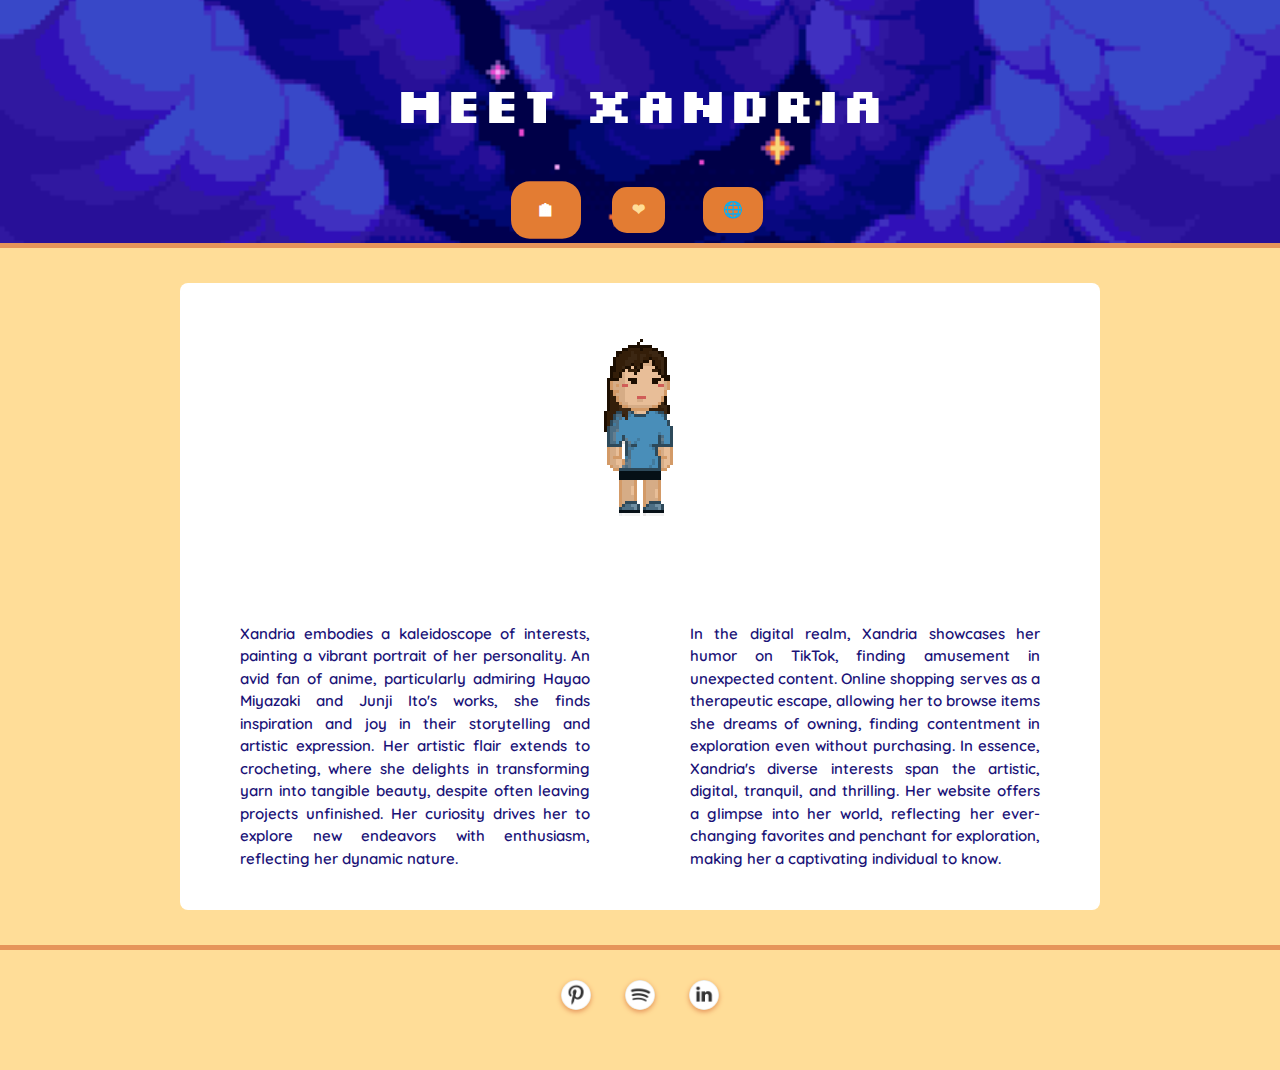
<file: index.html>
<!DOCTYPE html>
<html lang="en">
<head>
    <meta charset="UTF-8">
    <meta name="viewport" content="width=device-width, initial-scale=1.0">
    <title>Digital Time Capsule</title>
    <link rel="stylesheet" href="css/style.css">
    <link rel="stylesheet" href="https://fonts.googleapis.com/css2?family=Silkscreen&display=swap">
    <link rel="stylesheet" href="https://fonts.googleapis.com/css2?family=Quicksand&display=swap">
</head>
<body>
    <header>
    <h1>Meet Xandria</h1>
        <nav>
            <a href="/regala_digitalTimeCapsule/index.html" class="highlight">🏠︎</a>
            <a href="/regala_digitalTimeCapsule/pageTwo/likes.html">❤︎</a>
            <a href="/regala_digitalTimeCapsule/pageThree/activities.html">🌐</a>
        </nav>
    </header>
    <main>
        <section id="bio">
            <img src="img/pixelMe.gif" alt="Animated branding GIF" class="branding-gif">
            <div class="text">
                <div class="column">
                    <p>
                        Xandria embodies a kaleidoscope of interests, painting a vibrant portrait of her personality. An avid fan of anime, particularly admiring Hayao Miyazaki and Junji Ito's works, she finds inspiration and joy in their storytelling and artistic expression. Her artistic flair extends to crocheting, where she delights in transforming yarn into tangible beauty, despite often leaving projects unfinished. Her curiosity drives her to explore new endeavors with enthusiasm, reflecting her dynamic nature.
                    </p>
                </div>
                <div class="column">
                    <p>
                        In the digital realm, Xandria showcases her humor on TikTok, finding amusement in unexpected content. Online shopping serves as a therapeutic escape, allowing her to browse items she dreams of owning, finding contentment in exploration even without purchasing.
                        In essence, Xandria's diverse interests span the artistic, digital, tranquil, and thrilling. Her website offers a glimpse into her world, reflecting her ever-changing favorites and penchant for exploration, making her a captivating individual to know.
                    </p>
                </div>
            </div>
        </section>
    </main>
    <footer>
        <a href="https://pin.it/60SNIEHU1" target="_blank"><img src="img/social_10097286.png" alt="Pinterest"></a>
        <a href="https://open.spotify.com/user/xandriagr?si=77lEzL3BR_m6dBHLv0_Ntg" target="_blank"><img src="img/social_10096445.png" alt="Spotify"></a>
        <a href="https://www.linkedin.com/in/xandria-regala-09a8a92b6?utm_source=share&utm_campaign=share_via&utm_content=profile&utm_medium=ios_app" target="_blank"><img src="img/social_10097160.png" alt="LinkedIn"></a>
    </footer>
</body>
</html>
</file>
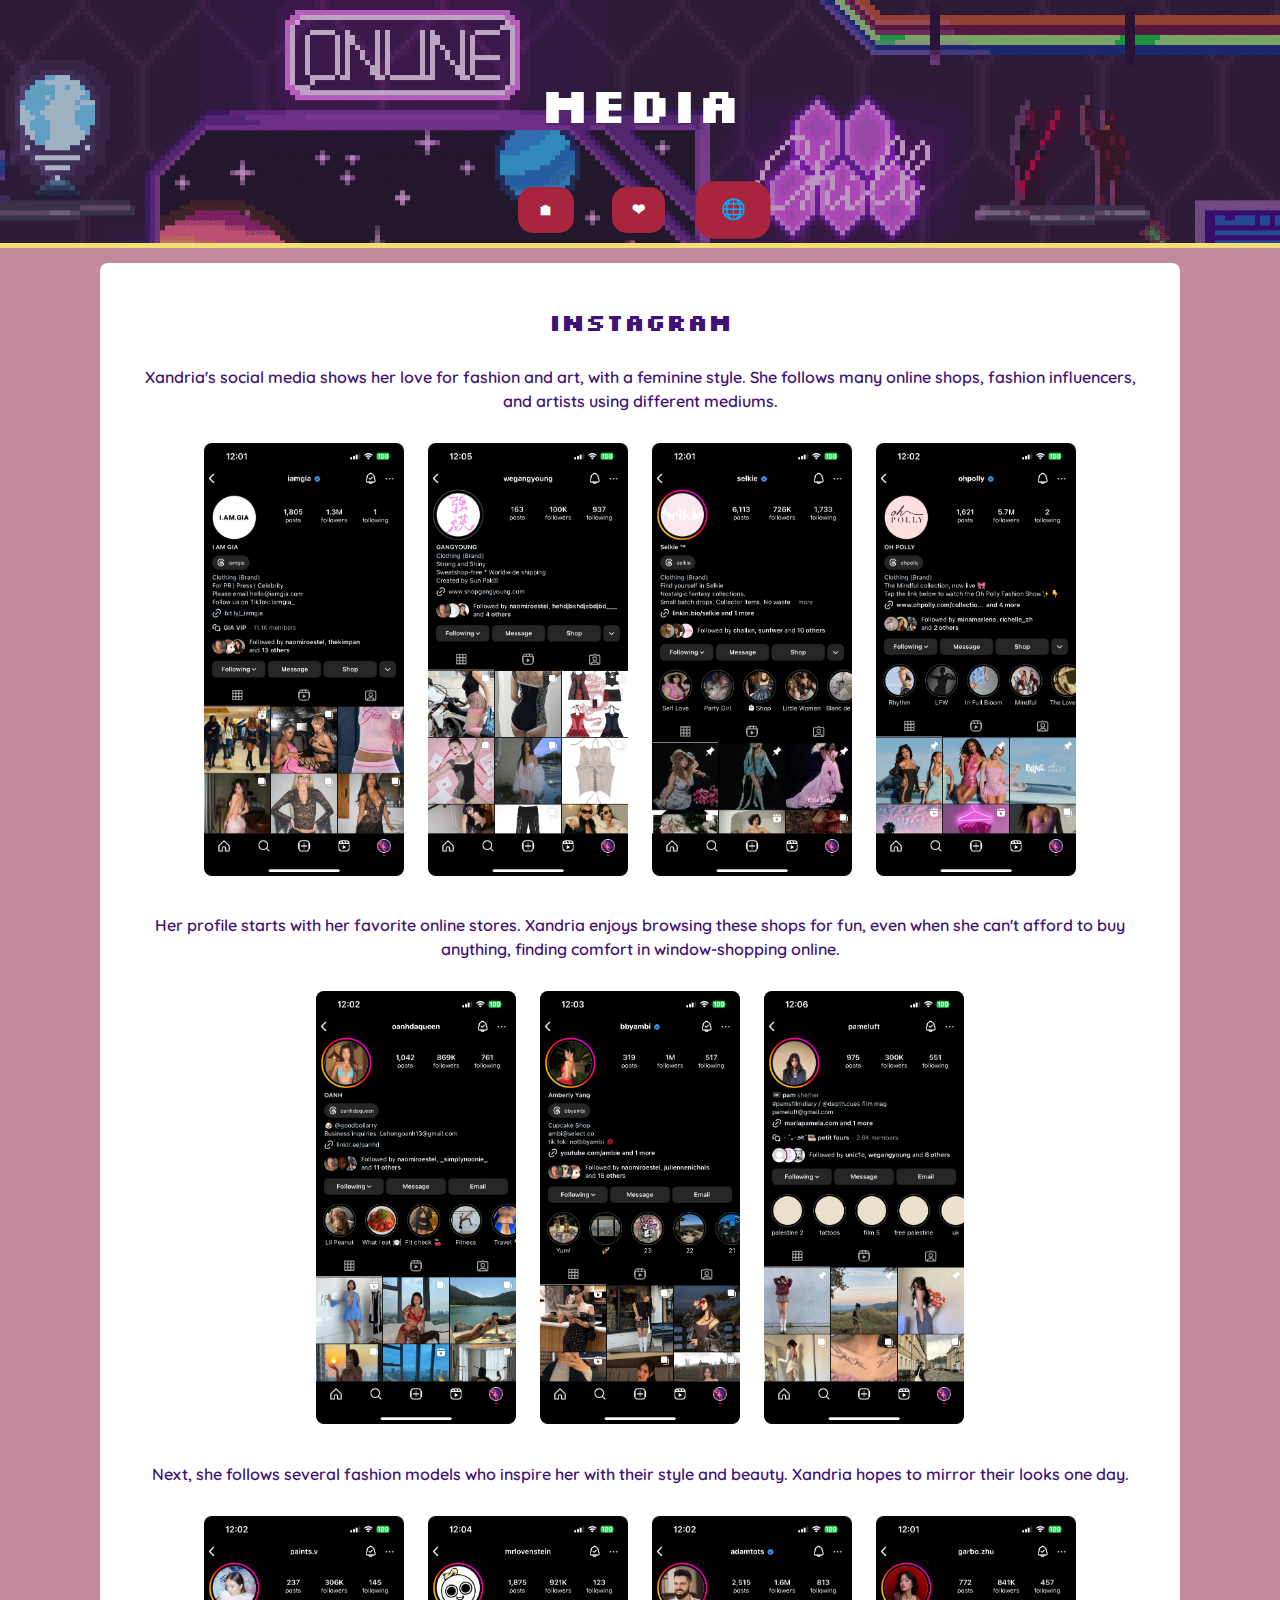
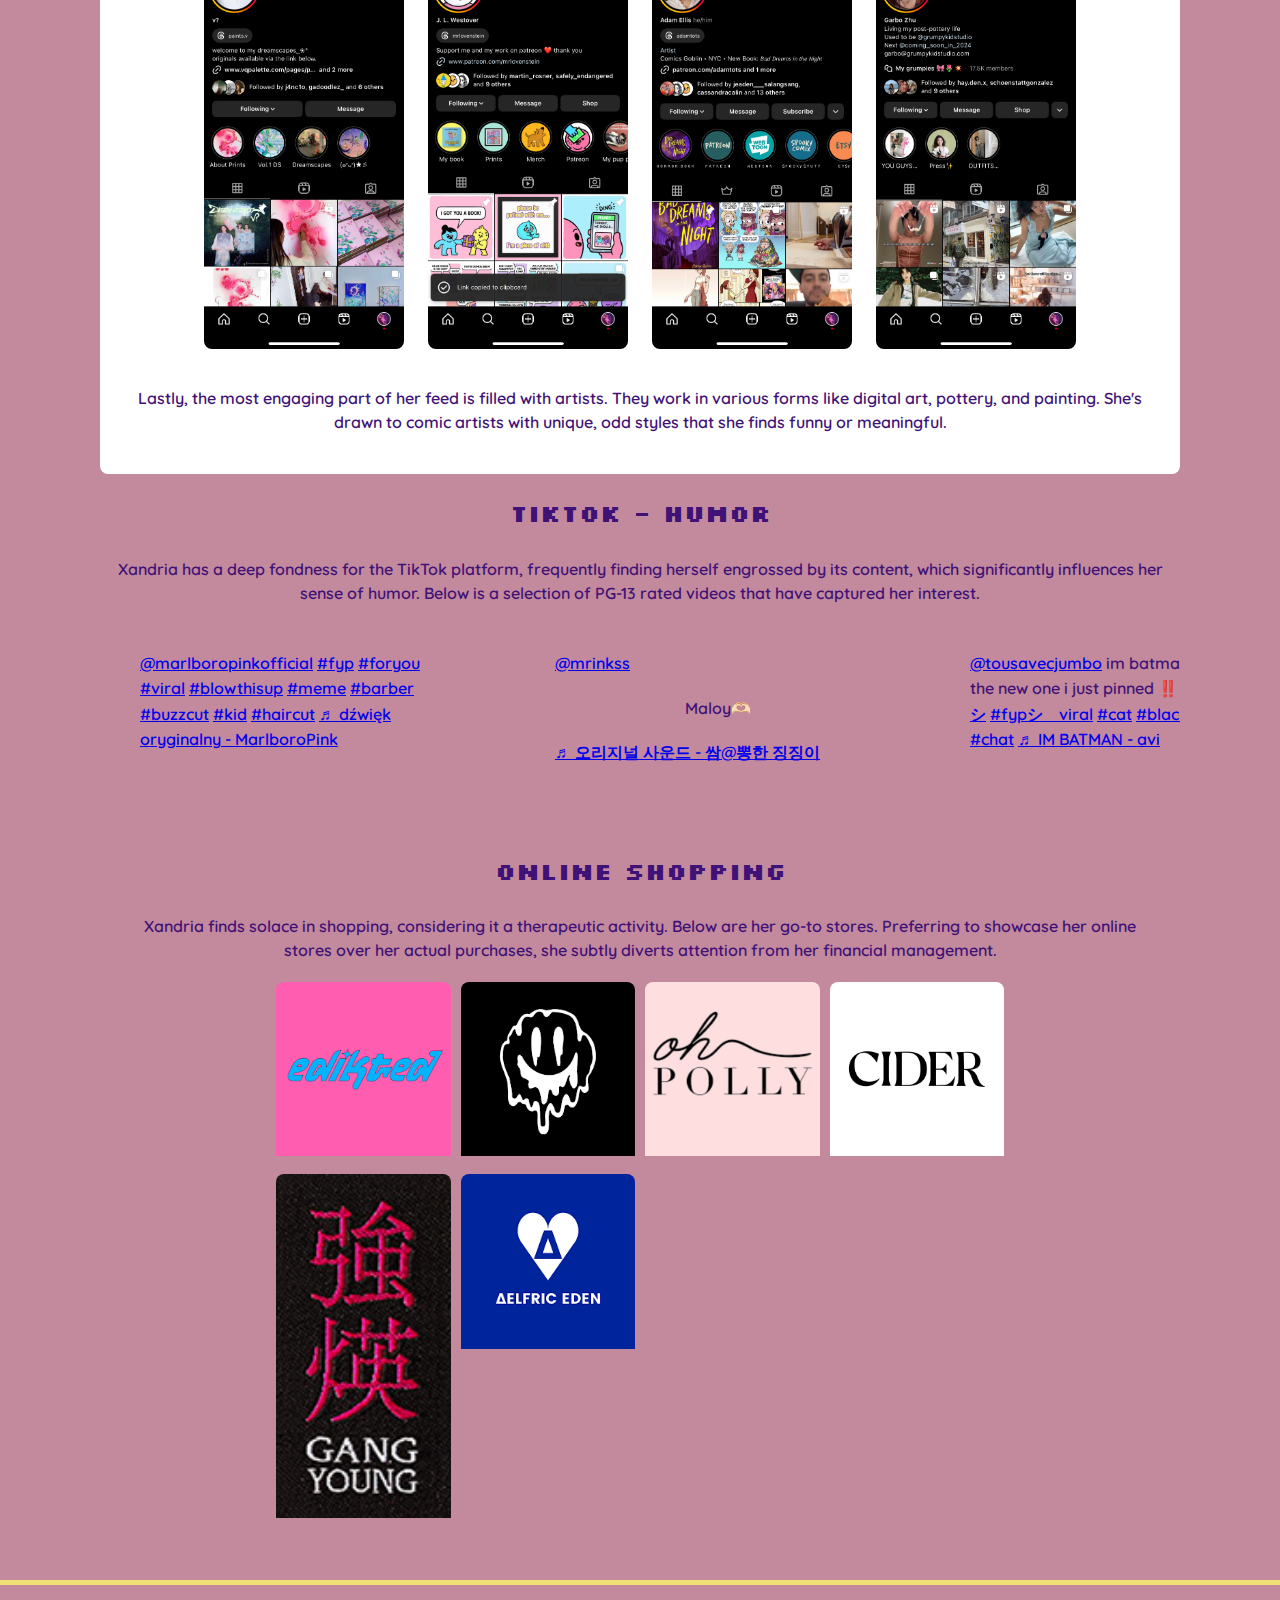
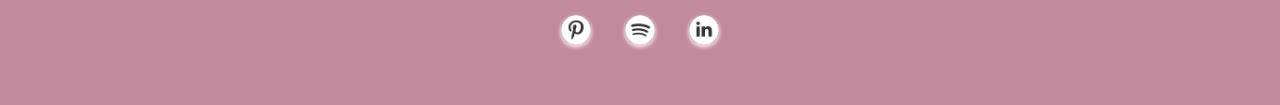
<file: pageThree/activities.html>
<!DOCTYPE html>
<html lang="en">
<head>
    <meta charset="UTF-8">
    <meta name="viewport" content="width=device-width, initial-scale=1.0">
    <title>Activities</title>
    <link rel="stylesheet" href="css/style.css">
    <link rel="stylesheet" href="https://fonts.googleapis.com/css2?family=Silkscreen&display=swap">
    <link rel="stylesheet" href="https://fonts.googleapis.com/css2?family=Quicksand&display=swap">
</head>
<body>
    <header>
        <h1>Media</h1>
        <nav>
            <a href="../index.html">🏠︎</a>
            <a href="../pageTwo/likes.html">❤︎</a>
            <a href="../pageThree/activities.html" class="highlight">🌐</a>
        </nav>        
    </header>
    <main>
        <section id="activities">
            
            <div class="instagram">
                <h2>Instagram</h2>
                    <div class="shopping">
                        <p>Xandria's social media shows her love for fashion and art, with a feminine style. She follows many online shops, fashion influencers, and artists using different mediums.</p>
                        <a href="https://www.instagram.com/iamgia?igsh=MWQ1ZGUxMzBkMA==" target="_blank"><img src="img/IMG_5512.jpg" alt="Insta 1"></a>
                        <a href="https://www.instagram.com/wegangyoung?igsh=MWQ1ZGUxMzBkMA==" target="_blank"><img src="img/IMG_5520.jpg" alt="Insta 2"></a>
                        <a href="https://www.instagram.com/selkie?igsh=MWQ1ZGUxMzBkMA==" target="_blank"><img src="img/IMG_5513.jpg" alt="Insta 3"></a>
                        <a href="https://www.instagram.com/ohpolly?igsh=MWQ1ZGUxMzBkMA==" target="_blank"><img src="img/IMG_5514.jpg" alt="Insta 4"></a>
                        <p>Her profile starts with her favorite online stores. Xandria enjoys browsing these shops for fun, even when she can't afford to buy anything, finding comfort in window-shopping online.</p>
                    </div>
                    <div class="models">
                        <a href="https://www.instagram.com/oanhdaqueen?igsh=MWQ1ZGUxMzBkMA==" target="_blank"><img src="img/IMG_5516.jpg" alt="Insta 5"></a>
                        <a href="https://www.instagram.com/bbyambi?igsh=MWQ1ZGUxMzBkMA==" target="_blank"><img src="img/IMG_5518.jpg" alt="Insta 6"></a>
                        <a href="https://www.instagram.com/pameluft?igsh=MWQ1ZGUxMzBkMA==" target="_blank"><img src="img/IMG_5521.jpg" alt="Insta 7"></a>
                        <p>Next, she follows several fashion models who inspire her with their style and beauty. Xandria hopes to mirror their looks one day.</p>
                    </div>
                    <div class="artists">
                        <a href="https://www.instagram.com/paints.v?igsh=MWQ1ZGUxMzBkMA==" target="_blank"><img src="img/IMG_5517.jpg" alt="Insta 8"></a>
                        <a href="https://www.instagram.com/mrlovenstein?igsh=MWQ1ZGUxMzBkMA==" target="_blank"><img src="img/IMG_5519.jpg" alt="Insta 9"></a>
                        <a href="https://www.instagram.com/adamtots?igsh=MWQ1ZGUxMzBkMA==" target="_blank"><img src="img/IMG_5515.jpg" alt="Insta 10"></a>
                        <a href="https://www.instagram.com/garbo.zhu?igsh=MWQ1ZGUxMzBkMA==" target="_blank"><img src="img/IMG_5511.jpg" alt="Insta 11"></a>
                        <p>Lastly, the most engaging part of her feed is filled with artists. They work in various forms like digital art, pottery, and painting. She's drawn to comic artists with unique, odd styles that she finds funny or meaningful.</p>
                    </div>
            </div>

            <div class="tiktok">
                <h2>Tiktok - Humor</h2>
                    <p>Xandria has a deep fondness for the TikTok platform, frequently finding herself engrossed by its content, which significantly influences her sense of humor. Below is a selection of PG-13 rated videos that have captured her interest.</p>
                <div class="tiktok-videos">
                    <blockquote class="tiktok-embed" cite="https://www.tiktok.com/@marlboropinkofficial/video/7336850066394598689" data-video-id="7336850066394598689" style="max-width: 605px;min-width: 325px;" > <section> <a target="_blank" title="@marlboropinkofficial" href="https://www.tiktok.com/@marlboropinkofficial?refer=embed">@marlboropinkofficial</a> <a title="fyp" target="_blank" href="https://www.tiktok.com/tag/fyp?refer=embed">#fyp</a> <a title="foryou" target="_blank" href="https://www.tiktok.com/tag/foryou?refer=embed">#foryou</a> <a title="viral" target="_blank" href="https://www.tiktok.com/tag/viral?refer=embed">#viral</a> <a title="blowthisup" target="_blank" href="https://www.tiktok.com/tag/blowthisup?refer=embed">#blowthisup</a> <a title="meme" target="_blank" href="https://www.tiktok.com/tag/meme?refer=embed">#meme</a> <a title="barber" target="_blank" href="https://www.tiktok.com/tag/barber?refer=embed">#barber</a> <a title="buzzcut" target="_blank" href="https://www.tiktok.com/tag/buzzcut?refer=embed">#buzzcut</a> <a title="kid" target="_blank" href="https://www.tiktok.com/tag/kid?refer=embed">#kid</a> <a title="haircut" target="_blank" href="https://www.tiktok.com/tag/haircut?refer=embed">#haircut</a> <a target="_blank" title="♬ dźwięk oryginalny - MarlboroPink" href="https://www.tiktok.com/music/dźwięk-oryginalny-7336850083432303392?refer=embed">♬ dźwięk oryginalny - MarlboroPink</a> </section> </blockquote> <script async src="https://www.tiktok.com/embed.js"></script>
                    <blockquote class="tiktok-embed" cite="https://www.tiktok.com/@mrinkss/video/7336329245859302662" data-video-id="7336329245859302662" style="max-width: 605px;min-width: 325px;" > <section> <a target="_blank" title="@mrinkss" href="https://www.tiktok.com/@mrinkss?refer=embed">@mrinkss</a> <p>Maloy🫶🏻</p> <a target="_blank" title="♬ 오리지널 사운드  - 쌈@뽕한 징징이" href="https://www.tiktok.com/music/오리지널-사운드-쌈뽕한-징징이-7333521533522856705?refer=embed">♬ 오리지널 사운드  - 쌈@뽕한 징징이</a> </section> </blockquote> <script async src="https://www.tiktok.com/embed.js"></script>
                    <blockquote class="tiktok-embed" cite="https://www.tiktok.com/@tousavecjumbo/video/7339634193103719713" data-video-id="7339634193103719713" style="max-width: 605px;min-width: 325px;" > <section> <a target="_blank" title="@tousavecjumbo" href="https://www.tiktok.com/@tousavecjumbo?refer=embed">@tousavecjumbo</a> im batman  edit: check the new one i just pinned ‼️‼️   <a title="fyp" target="_blank" href="https://www.tiktok.com/tag/fyp?refer=embed">#fyp</a> <a title="fypシ" target="_blank" href="https://www.tiktok.com/tag/fyp%E3%82%B7?refer=embed">#fypシ</a> <a title="fypシ゚viral" target="_blank" href="https://www.tiktok.com/tag/fyp%E3%82%B7%E3%82%9Aviral?refer=embed">#fypシ゚viral</a> <a title="cat" target="_blank" href="https://www.tiktok.com/tag/cat?refer=embed">#cat</a> <a title="blackcat" target="_blank" href="https://www.tiktok.com/tag/blackcat?refer=embed">#blackcat</a> <a title="batman" target="_blank" href="https://www.tiktok.com/tag/batman?refer=embed">#batman</a> <a title="chat" target="_blank" href="https://www.tiktok.com/tag/chat?refer=embed">#chat</a> <a target="_blank" title="♬ IM BATMAN - avi" href="https://www.tiktok.com/music/IM-BATMAN-7334933139552324395?refer=embed">♬ IM BATMAN - avi</a> </section> </blockquote> <script async src="https://www.tiktok.com/embed.js"></script>
                    <blockquote class="tiktok-embed" cite="https://www.tiktok.com/@bobbytheprairiedog/video/7333815099712441646" data-video-id="7333815099712441646" style="max-width: 605px;min-width: 325px;" > <section> <a target="_blank" title="@bobbytheprairiedog" href="https://www.tiktok.com/@bobbytheprairiedog?refer=embed">@bobbytheprairiedog</a> <a title="prairiedog" target="_blank" href="https://www.tiktok.com/tag/prairiedog?refer=embed">#prairiedog</a> <a title="squirrel" target="_blank" href="https://www.tiktok.com/tag/squirrel?refer=embed">#squirrel</a> <a title="pikachu" target="_blank" href="https://www.tiktok.com/tag/pikachu?refer=embed">#pikachu</a> <a title="pokemon" target="_blank" href="https://www.tiktok.com/tag/pokemon?refer=embed">#pokemon</a> <a target="_blank" title="♬ son original - SquirtleSax" href="https://www.tiktok.com/music/son-original-7316209793746701088?refer=embed">♬ son original - SquirtleSax</a> </section> </blockquote> <script async src="https://www.tiktok.com/embed.js"></script>
                    <blockquote class="tiktok-embed" cite="https://www.tiktok.com/@uce_gang6/video/7324213155897412872" data-video-id="7324213155897412872" style="max-width: 605px;min-width: 325px;" > <section> <a target="_blank" title="@uce_gang6" href="https://www.tiktok.com/@uce_gang6?refer=embed">@uce_gang6</a> <a title="fyp" target="_blank" href="https://www.tiktok.com/tag/fyp?refer=embed">#fyp</a> <a title="foryou" target="_blank" href="https://www.tiktok.com/tag/foryou?refer=embed">#foryou</a> <a title="poly" target="_blank" href="https://www.tiktok.com/tag/poly?refer=embed">#poly</a> <a title="islander" target="_blank" href="https://www.tiktok.com/tag/islander?refer=embed">#islander</a> <a title="samoa" target="_blank" href="https://www.tiktok.com/tag/samoa?refer=embed">#samoa</a> <a target="_blank" title="♬ I Wouldnt Mind - ♱" href="https://www.tiktok.com/music/I-Wouldnt-Mind-7182828650096905002?refer=embed">♬ I Wouldnt Mind - ♱</a> </section> </blockquote> <script async src="https://www.tiktok.com/embed.js"></script>
                </div>
            </div>

            <div class="onlineShops">
                <h2>Online Shopping</h2>
                    <div class="online-text">
                        <p>Xandria finds solace in shopping, considering it a therapeutic activity. Below are her go-to stores. Preferring to showcase her online stores over her actual purchases, she subtly diverts attention from her financial management.</p>
                    </div>
                    <div class="online-images">
                        <a href="https://edikted.com" target="_blank"><img src="img/OjzfP0N-uFcJSwq6jEOq848Op9ylt-woHfZ1rN8u28_cLEfoCiJsZ-_BMxeM4tbGGww240-h480-rw.png" alt="Online Shopping 1"></a>
                        <a href="https://www.dollskill.com" target="_blank"><img src="img/p15jtB1qnv79Z_MLwtyEIcRHuJAJkBNAsicYFAmEnQmiCVOYhTw2AK7xPKJ6Od8GgAw240-h480-rw.png" alt="Online Shopping 2"></a>
                        <a href="https://us.ohpolly.com" target="_blank"><img src="img/1g6Fpb7E85YPXUhxP0JB191PEdwCOE-yykqP2qofa7Cx141CuMsClJCTfFmUvVqUPLAPlmu3c2Es900-c-k-c0x00ffffff-no-rj.png" alt="Online Shopping 3"></a>
                        <a href="Ciderhttps://m.shopcider.comCider" target="_blank"><img src="img/7P2DYXiaa9qDLcO5NwN0j1jy-eUjeblLAZzcBMFRu6NLoCM6fBh4_y0ksuAQmf58nMdS.png" alt="Online Shopping 4"></a>
                        <a href="https://www.shopgangyoung.com" target="_blank"><img src="img/E18486E185A7E186BCE18492E185A1E186B7E1848BE185ADE186BCE18485E185A1E18487E185A6E186AF2.png" alt="Online Shopping 6"></a>
                        <a href="https://www.aelfriceden.comAelfric eden" target="_blank"><img src="img/images.png" alt="Online Shopping 5"></a>
                    </div>
                </div>
            </div>
        </section>
    </main>
    <footer>
        <a href="https://pin.it/60SNIEHU1" target="_blank"><img src="img/social_10097286.png" alt="Pinterest"></a>
        <a href="https://open.spotify.com/user/xandriagr?si=77lEzL3BR_m6dBHLv0_Ntg" target="_blank"><img src="img/social_10096445.png" alt="Spotify"></a>
        <a href="https://www.linkedin.com/in/xandria-regala-09a8a92b6?utm_source=share&utm_campaign=share_via&utm_content=profile&utm_medium=ios_app" target="_blank"><img src="img/social_10097160.png" alt="LinkedIn"></a>
    </footer>
</body>
</html>
</file>
<file: css/style.css>
body {
    font-family: 'Quicksand', sans-serif;
    line-height: 1.6;
    margin: 0;
    padding: 0;
    background: #ffdd98;
    color: #1a1277;
    font-weight: 600;
}

main {
    padding: 15px;
}

header {
    background: url('CbHZx4eUUAAp1g5.png');   
    background-size: cover;
    background-position: center;
    color: #fff;
    padding-top: 30px;
    min-height: 70px;
    border-bottom: #e6945a 5px solid;
    text-align: center;
    background-attachment: fixed;
    font-family: 'Silkscreen', sans-serif;
}

h1 {
    font-size: 50px;
}

h2 {
    text-align: center;
}

p {
    font-size: 15px;
    line-height: 1.5;
    text-align: justify;
    margin: 20px 0;
    padding: 0 50px;
}

nav {
    text-align: center;
    padding: 10px 0;
}

nav a {
    display: inline-block;
    margin: 0 15px;
    padding: 10px 20px;
    text-decoration: none;
    color: #ffdd98;
    font-weight: bold;
    background: #e37c33;
    border-radius: 15px; 
    transition: all 0.3s ease; 
}

nav a:hover, nav a:focus {
    color: #fff;
    transform: scale(1.15);
    background: #e6945a;
    box-shadow: 0 4px 8px rgba(0,0,0,0.3); 
    cursor: pointer;
}

.highlight {
    transform: scale(1.25);
    color: #fff;
}

#bio {
    background-color: #fff;
    padding: 20px 10px;
    margin: 20px auto;
    border-radius: 8px;
    display: flex;
    flex-direction: column;
    align-items: center;
    max-width: 900px;
}

.branding-gif {
    display: block;
    width: auto; 
    height: auto; 
}

#bio .text { 
    display: flex;
    justify-content: center; 
    width: 100%;
}

#bio .column {
    flex: 1;
    min-width: 300px; 
}

footer {
    text-align: center;
    padding: 20px;
    border-top: 5px solid #e6945a;
    background: url('CbHZx4eUUAAp1g5.png');   
    background-size: cover;
    background-position: center;
    color: #fff;
    padding-top: 30px;
    min-height: 70px;
    text-align: center;
    background-attachment: fixed; 
}

footer a {
    margin: 0 15px; 
    display: inline-block;
    border-radius: 50%; 
    overflow: hidden; 
    line-height: 0; 
    box-shadow: 0 2px 5px #e6945a; 
    transition: transform 0.3s ease, box-shadow 0.3s ease; 
}

footer img {
    width: 30px; 
    height: auto; 
    transition: transform 0.3s ease; 
}

footer a:hover, footer a:focus {
    transform: translateY(-5px); 
    box-shadow: 0 4px 8px #e6945a;
}

footer a:hover img, footer a:focus img {
    transform: scale(1.1); 
}
</file>
<file: pageThree/css/style.css>
body {
    font-family: 'Quicksand', sans-serif;
    line-height: 1.6;
    margin: 0;
    padding: 0;
    background: #c3899c;
    color: #3f1277;
    font-weight: 600;
}

main {
    padding: 15px 100px;
}

p {
    font-size: 16px;
    line-height: 1.5;
    text-align: justify;
    margin: 20px 0;
    padding: 0 10px;
    text-align: center;
    color: #3f1277;

}


h1 {
    font-size: 50px;
}

h2 {
    color: #3f1277;
    margin-bottom: 24px; 
    padding: 0 15%; 
    line-height: 1.6; 
    font-family: 'Silkscreen', sans-serif;
    text-align: center;
}

header {
    background: linear-gradient(rgba(65, 35, 85, 0.35), rgba(65, 35, 85, 0.35)), url('exceptrea-gamerroom-1-revisioned-0.gif');
    background-size: cover;
    background-position: center;
    color: #fff;
    padding-top: 30px;
    min-height: 70px;
    border-bottom: #efdf74 5px solid;
    text-align: center;
    background-attachment: fixed;
    font-family: 'Silkscreen', sans-serif;
}

nav {
    text-align: center;
    padding: 10px 0;
}

nav a {
    display: inline-block;
    margin: 0 15px;
    padding: 10px 20px;
    text-decoration: none;
    color: #fff;
    font-weight: bold;
    background: #a9253d;
    border-radius: 15px; 
    transition: all 0.3s ease; 
}

nav a:hover, nav a:focus {
    color: #ded1b9;
    transform: scale(1.15);
    background: #061267;
    box-shadow: 0 4px 8px rgba(0,0,0,0.3); 
    cursor: pointer;
}

.highlight {
    transform: scale(1.25);
    color: #ffdd98;
}

.instagram {
    background-color: #fff;
    padding: 20px;
    margin-bottom: 20px;
    border-radius: 8px;
    text-align: center;
}

.instagram div {
    margin-bottom: 20px;
}

.instagram a {
    display: inline-block;
    margin: 5px;
    border-radius: 8px;
    overflow: hidden;
    line-height: 0;
    text-decoration: none;
    color: inherit;
    transition: transform 0.3s ease, box-shadow 0.3s ease;
}

.instagram img {
    display: block;
    width: 200px;
    height: auto;
    margin: 5px;
    border-radius: 8px;
    transition: opacity 0.3s ease;
}

.instagram a:hover, .instagram a:focus {
    transform: scale(1.05);
    box-shadow: 0 4px 8px rgba(0,0,0,0.2);
}

.instagram a:hover img, .instagram a:focus img {
    opacity: 0.9;
}

.tiktok-section {
    display: flex;
    flex-direction: column;
    gap: 20px;
}

.tiktok-videos {
    display: flex;
    overflow-x: auto; 
    gap: 10px;
    padding: 10px 0;
}

.tiktok-embed {
    flex: 0 0 auto; 
    width: 150px;
    max-width: none;
}

.onlineShops {
    text-align: center; 
    padding: 20px;
    border-radius: 10px; 
    margin: 20px 0; 
}

.online-images {
    display: grid;
    grid-template-columns: repeat(auto-fit, minmax(140px, 1fr)); 
    gap: 10px; 
    padding: 0 15%; 
}


.online-images a {
    border-radius: 8px; 
    overflow: hidden; 
    display: inline-block; 
    transition: transform 0.3s ease, opacity 0.3s ease; 
}

.online-images img {
    width: 100%; 
    height: auto; 
    transition: transform 0.3s ease; 
}

.online-images a:hover, .online-images a:focus {
    opacity: 0.8; 
    transform: scale(1.03); 
}

.online-images a:hover img, .online-images a:focus img {
    transform: scale(1.03); 
}

footer {
    text-align: center;
    padding: 20px;
    border-top: 5px solid #efdf74;
    background: url('exceptrea-gamerroom-1-revisioned-0.gif');
    background-size: cover;
    background-position: center;
    color: #fff;
    padding-top: 30px;
    min-height: 70px;
    text-align: center;
    background-attachment: fixed; 
}

footer a {
    margin: 0 15px; 
    display: inline-block;
    border-radius: 50%; 
    overflow: hidden; 
    line-height: 0; 
    box-shadow: 0 2px 5px #fff; 
    transition: transform 0.3s ease, box-shadow 0.3s ease; 
}

footer img {
    width: 30px; 
    height: auto; 
    transition: transform 0.3s ease; 
}

footer a:hover, footer a:focus {
    transform: translateY(-5px); 
    box-shadow: 0 4px 8px #fff;
}

footer a:hover img, footer a:focus img {
    transform: scale(1.1); 
}
</file>
